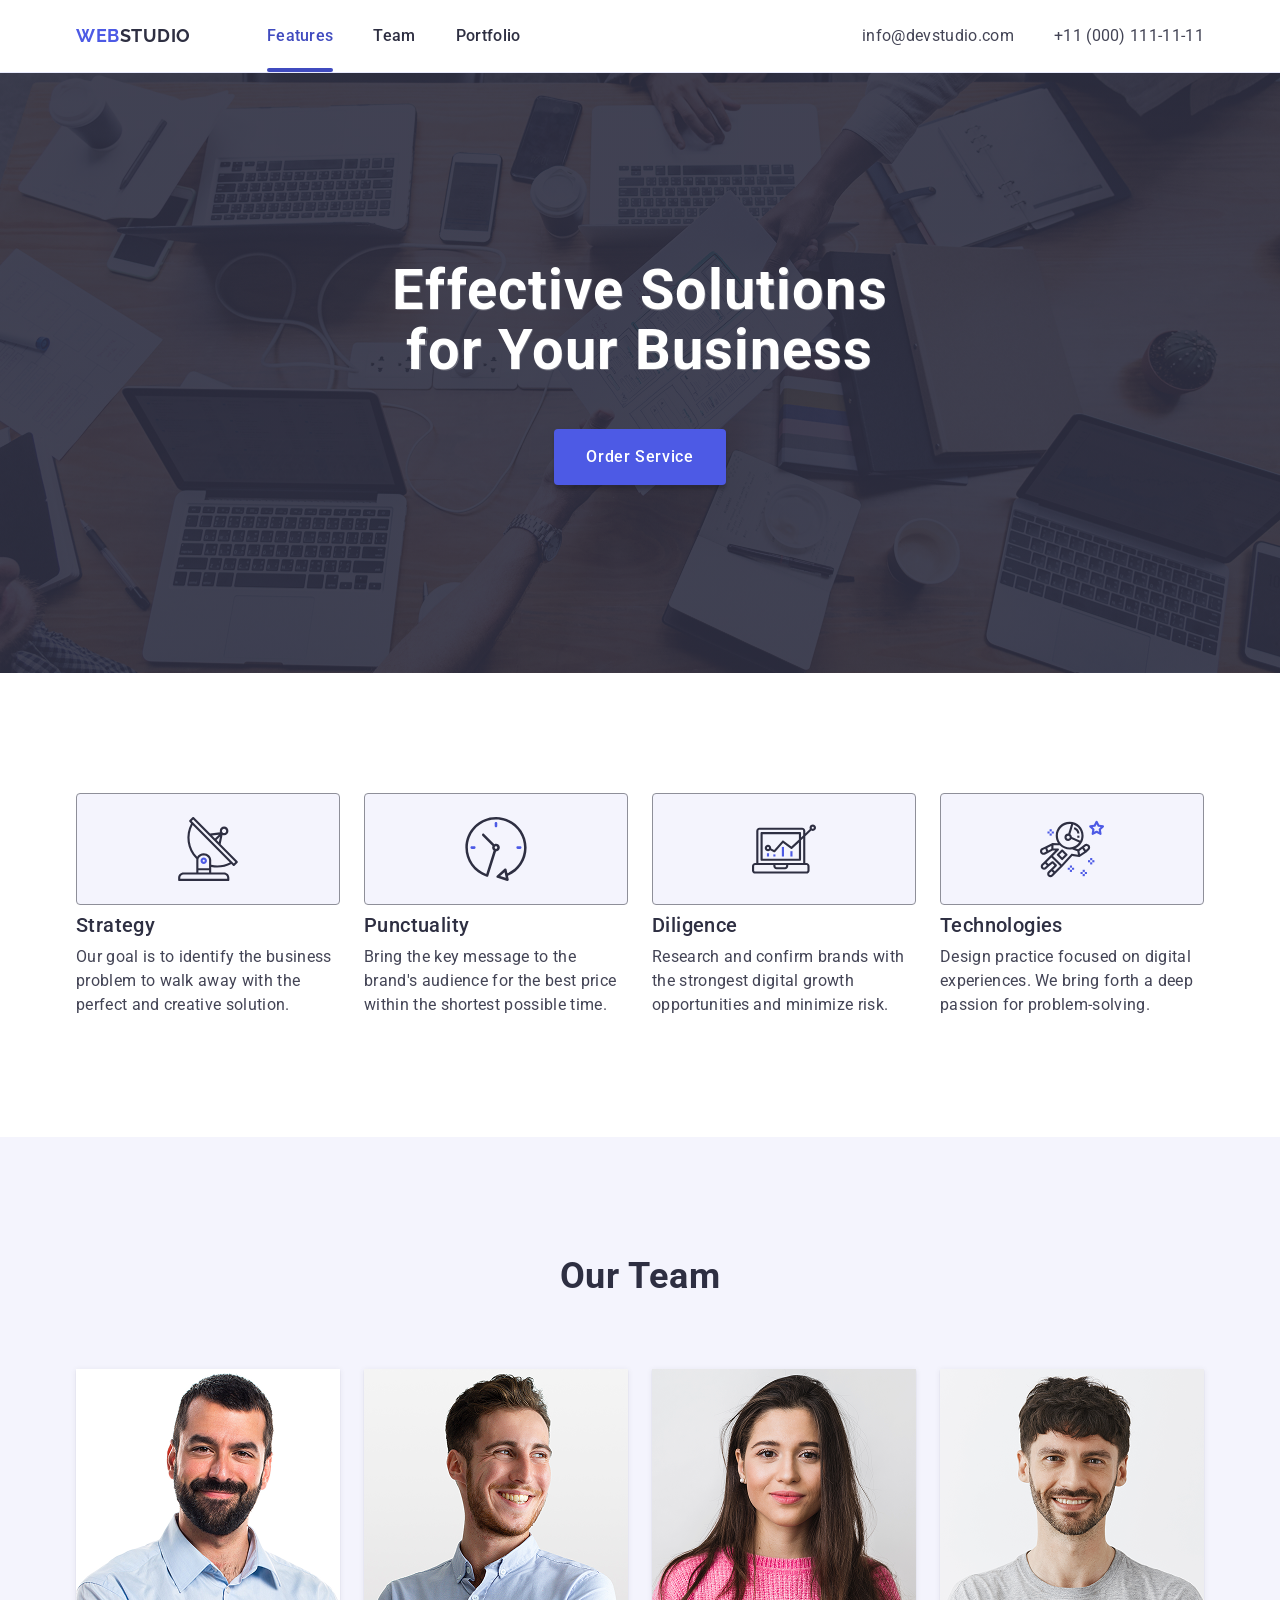
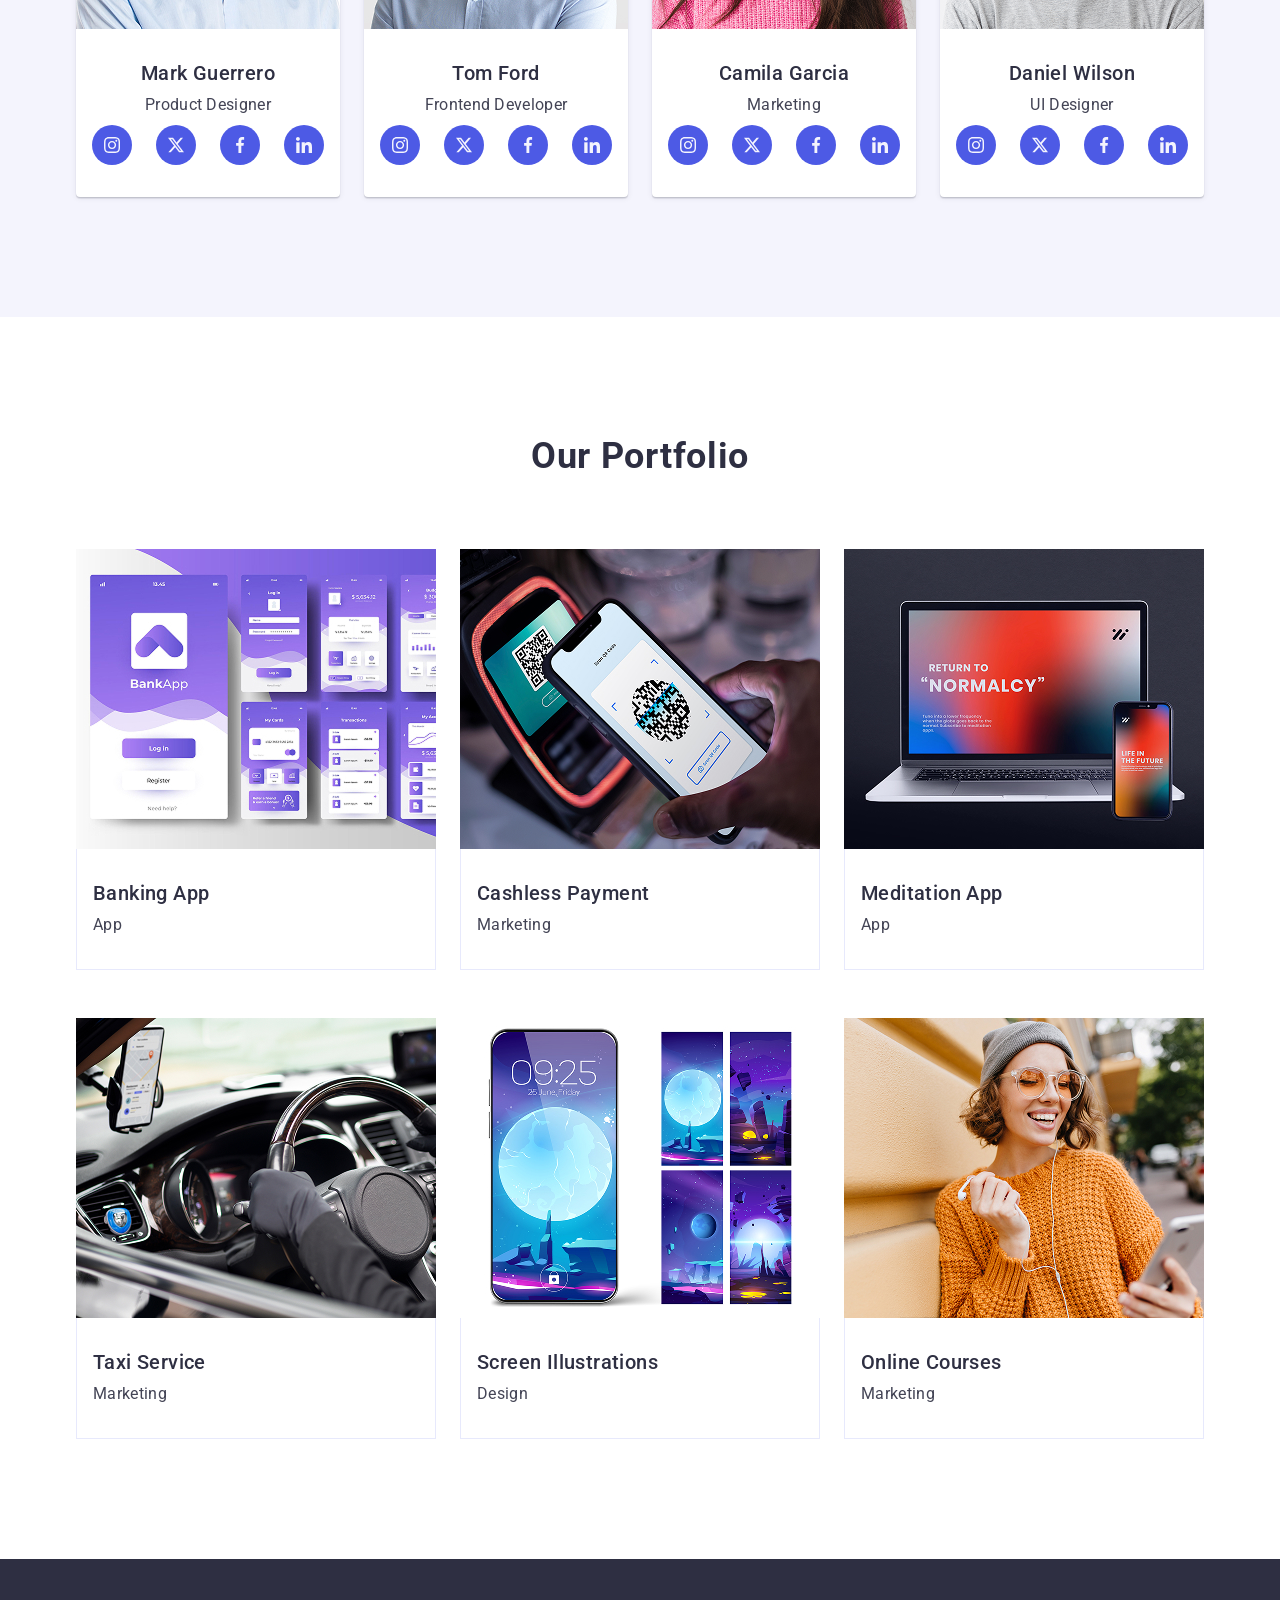
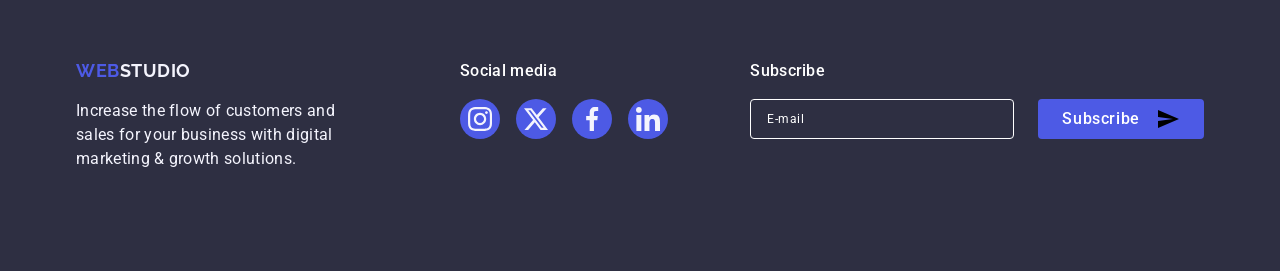
<file: index.html>
<!doctype html>
<html lang="en">
  <head>
    <meta charset="UTF-8" />
    <meta name="viewport" content="width=device-width, initial-scale=1.0" />
    <title>WebStudio</title>
    <link
      rel="stylesheet"
      href="https://cdnjs.cloudflare.com/ajax/libs/modern-normalize/3.0.1/modern-normalize.css"
      integrity="sha512-gnAN+RgTMylunXI7AMg+PtcUGpKZFkZJoFIkAWvdPFRrFJz3p2tx4+9xbjILRfN7CzoViMgS8vSf06fSQzWZjA=="
      crossorigin="anonymous"
      referrerpolicy="no-referrer"
    />
    <link rel="preconnect" href="https://fonts.googleapis.com" />
    <link rel="preconnect" href="https://fonts.gstatic.com" crossorigin />
    <link
      href="https://fonts.googleapis.com/css2?family=Raleway:ital,wght@0,100..900;1,100..900&family=Roboto:ital,wght@0,100..900;1,100..900&display=swap"
      rel="stylesheet"
    />
    <link rel="stylesheet" href="./css/main.css" />
  </head>
  <body>
    <header id="header" class="header">
      <div class="container header-container">
        <a class="logo" href="./index.html"
          >WEB<span class="logo-part">STUDIO</span></a
        >
        <nav class="header-nav">
          <ul class="header-menu">
            <li class="header-menu-item">
              <a class="header-nav-link current" href="#features">Features</a>
            </li>
            <li class="header-menu-item">
              <a class="header-nav-link" href="#team">Team</a>
            </li>
            <li class="header-menu-item">
              <a class="header-nav-link" href="#portfolio">Portfolio</a>
            </li>
          </ul>
        </nav>
        <address class="header-contacts">
          <ul class="header-contacts-list">
            <li class="header-contacts-item">
              <a class="header-contacts-link" href="mailto:info@devstudio.com"
                >info@devstudio.com</a
              >
            </li>
            <li class="header-contacts-item">
              <a class="header-contacts-link" href="tel:+110001111111"
                >+11 (000) 111-11-11</a
              >
            </li>
          </ul>
        </address>
      </div>
    </header>
    <main>
      <section id="hero" class="hero">
        <div class="container">
          <h1 class="hero-title">Effective Solutions for Your Business</h1>
          <button type="button" class="hero-button">Order Service</button>
        </div>
      </section>

      <section id="features" class="features">
        <div class="container">
          <h2 class="sr-only">Our features</h2>
          <ul class="features-list">
            <li class="features-item">
              <div class="features-icon-box">
                <svg
                  class="features-icon"
                  width="64"
                  height="64"
                  aria-hidden="true"
                >
                  <use href="./images/icons.svg#antena"></use>
                </svg>
              </div>
              <h3 class="features-item-title">Strategy</h3>
              <p class="features-item-text">
                Our goal is to identify the business problem to walk away with
                the perfect and creative solution.
              </p>
            </li>
            <li class="features-item">
              <div class="features-icon-box">
                <svg
                  class="features-icon"
                  width="64"
                  height="64"
                  aria-hidden="true"
                >
                  <use href="./images/icons.svg#clock"></use>
                </svg>
              </div>
              <h3 class="features-item-title">Punctuality</h3>
              <p class="features-item-text">
                Bring the key message to the brand's audience for the best price
                within the shortest possible time.
              </p>
            </li>
            <li class="features-item">
              <div class="features-icon-box">
                <svg
                  class="features-icon"
                  width="64"
                  height="64"
                  aria-hidden="true"
                >
                  <use href="./images/icons.svg#diagram"></use>
                </svg>
              </div>
              <h3 class="features-item-title">Diligence</h3>
              <p class="features-item-text">
                Research and confirm brands with the strongest digital growth
                opportunities and minimize risk.
              </p>
            </li>
            <li class="features-item">
              <div class="features-icon-box">
                <svg
                  class="features-icon"
                  width="64"
                  height="64"
                  aria-hidden="true"
                >
                  <use href="./images/icons.svg#astronaut"></use>
                </svg>
              </div>
              <h3 class="features-item-title">Technologies</h3>
              <p class="features-item-text">
                Design practice focused on digital experiences. We bring forth a
                deep passion for problem-solving.
              </p>
            </li>
          </ul>
        </div>
      </section>

      <section id="team" class="team">
        <div class="container">
          <h2 class="team-title">Our Team</h2>
          <ul class="team-list">
            <li class="team-item">
              <img src="./images/team-1.png" alt="Mark Guerrero" />
              <div class="team-card-content">
                <h3 class="team-subtitle">Mark Guerrero</h3>
                <p class="team-text">Product Designer</p>
                <ul class="social-list team-social-list">
                  <li class="social-item">
                    <a
                      class="social-link team-social-link"
                      href="https://www.instagram.com/"
                      target="_blank"
                      rel="noopener noreferrer"
                      aria-label="Instagram"
                    >
                      <svg
                        class="social-icon"
                        width="16"
                        height="16"
                        aria-hidden="true"
                      >
                        <use href="./images/icons.svg#instagram"></use>
                      </svg>
                    </a>
                  </li>
                  <li class="social-item">
                    <a
                      class="social-link team-social-link"
                      href="https://twitter.com/"
                      target="_blank"
                      rel="noopener noreferrer"
                      aria-label="Twitter"
                    >
                      <svg
                        class="social-icon"
                        width="16"
                        height="16"
                        aria-hidden="true"
                      >
                        <use href="./images/icons.svg#twitter"></use>
                      </svg>
                    </a>
                  </li>
                  <li class="social-item">
                    <a
                      class="social-link team-social-link"
                      href="https://www.facebook.com/"
                      target="_blank"
                      rel="noopener noreferrer"
                      aria-label="Facebook"
                    >
                      <svg
                        class="social-icon"
                        width="16"
                        height="16"
                        aria-hidden="true"
                      >
                        <use href="./images/icons.svg#facebook"></use>
                      </svg>
                    </a>
                  </li>
                  <li class="social-item">
                    <a
                      class="social-link team-social-link"
                      href="https://www.linkedin.com/"
                      target="_blank"
                      rel="noopener noreferrer"
                      aria-label="LinkedIn"
                    >
                      <svg
                        class="social-icon"
                        width="16"
                        height="16"
                        aria-hidden="true"
                      >
                        <use href="./images/icons.svg#linkedin"></use>
                      </svg>
                    </a>
                  </li>
                </ul>
              </div>
            </li>
            <li class="team-item">
              <img src="./images/team-2.png" alt="Tom Ford" />
              <div class="team-card-content">
                <h3 class="team-subtitle">Tom Ford</h3>
                <p class="team-text">Frontend Developer</p>
                <ul class="social-list team-social-list">
                  <li class="social-item">
                    <a
                      class="social-link team-social-link"
                      href="https://www.instagram.com/"
                      target="_blank"
                      rel="noopener noreferrer"
                      aria-label="Instagram"
                    >
                      <svg
                        class="social-icon"
                        width="16"
                        height="16"
                        aria-hidden="true"
                      >
                        <use href="./images/icons.svg#instagram"></use>
                      </svg>
                    </a>
                  </li>
                  <li class="social-item">
                    <a
                      class="social-link team-social-link"
                      href="https://twitter.com/"
                      target="_blank"
                      rel="noopener noreferrer"
                      aria-label="Twitter"
                    >
                      <svg
                        class="social-icon"
                        width="16"
                        height="16"
                        aria-hidden="true"
                      >
                        <use href="./images/icons.svg#twitter"></use>
                      </svg>
                    </a>
                  </li>
                  <li class="social-item">
                    <a
                      class="social-link team-social-link"
                      href="https://www.facebook.com/"
                      target="_blank"
                      rel="noopener noreferrer"
                      aria-label="Facebook"
                    >
                      <svg
                        class="social-icon"
                        width="16"
                        height="16"
                        aria-hidden="true"
                      >
                        <use href="./images/icons.svg#facebook"></use>
                      </svg>
                    </a>
                  </li>
                  <li class="social-item">
                    <a
                      class="social-link team-social-link"
                      href="https://www.linkedin.com/"
                      target="_blank"
                      rel="noopener noreferrer"
                      aria-label="LinkedIn"
                    >
                      <svg
                        class="social-icon"
                        width="16"
                        height="16"
                        aria-hidden="true"
                      >
                        <use href="./images/icons.svg#linkedin"></use>
                      </svg>
                    </a>
                  </li>
                </ul>
              </div>
            </li>
            <li class="team-item">
              <img src="./images/team-3.png" alt="Camila Garcia" />
              <div class="team-card-content">
                <h3 class="team-subtitle">Camila Garcia</h3>
                <p class="team-text">Marketing</p>
                <ul class="social-list team-social-list">
                  <li class="social-item">
                    <a
                      class="social-link team-social-link"
                      href="https://www.instagram.com/"
                      target="_blank"
                      rel="noopener noreferrer"
                      aria-label="Instagram"
                    >
                      <svg
                        class="social-icon"
                        width="16"
                        height="16"
                        aria-hidden="true"
                      >
                        <use href="./images/icons.svg#instagram"></use>
                      </svg>
                    </a>
                  </li>
                  <li class="social-item">
                    <a
                      class="social-link team-social-link"
                      href="https://twitter.com/"
                      target="_blank"
                      rel="noopener noreferrer"
                      aria-label="Twitter"
                    >
                      <svg
                        class="social-icon"
                        width="16"
                        height="16"
                        aria-hidden="true"
                      >
                        <use href="./images/icons.svg#twitter"></use>
                      </svg>
                    </a>
                  </li>
                  <li class="social-item">
                    <a
                      class="social-link team-social-link"
                      href="https://www.facebook.com/"
                      target="_blank"
                      rel="noopener noreferrer"
                      aria-label="Facebook"
                    >
                      <svg
                        class="social-icon"
                        width="16"
                        height="16"
                        aria-hidden="true"
                      >
                        <use href="./images/icons.svg#facebook"></use>
                      </svg>
                    </a>
                  </li>
                  <li class="social-item">
                    <a
                      class="social-link team-social-link"
                      href="https://www.linkedin.com/"
                      target="_blank"
                      rel="noopener noreferrer"
                      aria-label="LinkedIn"
                    >
                      <svg
                        class="social-icon"
                        width="16"
                        height="16"
                        aria-hidden="true"
                      >
                        <use href="./images/icons.svg#linkedin"></use>
                      </svg>
                    </a>
                  </li>
                </ul>
              </div>
            </li>
            <li class="team-item">
              <img src="./images/team-4.png" alt="Daniel Wilson" />
              <div class="team-card-content">
                <h3 class="team-subtitle">Daniel Wilson</h3>
                <p class="team-text">UI Designer</p>
                <ul class="social-list team-social-list">
                  <li class="social-item">
                    <a
                      class="social-link team-social-link"
                      href="https://www.instagram.com/"
                      target="_blank"
                      rel="noopener noreferrer"
                      aria-label="Instagram"
                    >
                      <svg
                        class="social-icon"
                        width="16"
                        height="16"
                        aria-hidden="true"
                      >
                        <use href="./images/icons.svg#instagram"></use>
                      </svg>
                    </a>
                  </li>
                  <li class="social-item">
                    <a
                      class="social-link team-social-link"
                      href="https://twitter.com/"
                      target="_blank"
                      rel="noopener noreferrer"
                      aria-label="Twitter"
                    >
                      <svg
                        class="social-icon"
                        width="16"
                        height="16"
                        aria-hidden="true"
                      >
                        <use href="./images/icons.svg#twitter"></use>
                      </svg>
                    </a>
                  </li>
                  <li class="social-item">
                    <a
                      class="social-link team-social-link"
                      href="https://www.facebook.com/"
                      target="_blank"
                      rel="noopener noreferrer"
                      aria-label="Facebook"
                    >
                      <svg
                        class="social-icon"
                        width="16"
                        height="16"
                        aria-hidden="true"
                      >
                        <use href="./images/icons.svg#facebook"></use>
                      </svg>
                    </a>
                  </li>
                  <li class="social-item">
                    <a
                      class="social-link team-social-link"
                      href="https://www.linkedin.com/"
                      target="_blank"
                      rel="noopener noreferrer"
                      aria-label="LinkedIn"
                    >
                      <svg
                        class="social-icon"
                        width="16"
                        height="16"
                        aria-hidden="true"
                      >
                        <use href="./images/icons.svg#linkedin"></use>
                      </svg>
                    </a>
                  </li>
                </ul>
              </div>
            </li>
          </ul>
        </div>
      </section>

      <section id="portfolio" class="portfolio">
        <div class="container">
          <h2 class="portfolio-title">Our Portfolio</h2>
          <ul class="portfolio-list">
            <li class="portfolio-item">
              <div class="portfolio-cover-wrap">
                <img
                  class="portfolio-img"
                  src="./images/img-1.jpg"
                  alt="Banking App"
                  width="360"
                />
                <div class="portfolio-overlay">
                  <p class="portfolio-overlay-text">
                    14 Stylish and User-Friendly App Design Concepts · Task
                    Manager App · Calorie Tracker App · Exotic Fruit Ecommerce
                    App · Cloud Storage App
                  </p>
                </div>
              </div>
              <div class="portfolio-card-content">
                <h3 class="portfolio-subtitle">Banking App</h3>
                <p class="portfolio-cover-text">App</p>
              </div>
            </li>

            <li class="portfolio-item">
              <div class="portfolio-cover-wrap">
                <img
                  class="portfolio-img"
                  src="./images/img-2.jpg"
                  alt="Cashless Payment"
                  width="360"
                />
                <div class="portfolio-overlay">
                  <p class="portfolio-overlay-text">
                    14 Stylish and User-Friendly App Design Concepts · Task
                    Manager App · Calorie Tracker App · Exotic Fruit Ecommerce
                    App · Cloud Storage App
                  </p>
                </div>
              </div>
              <div class="portfolio-card-content">
                <h3 class="portfolio-subtitle">Cashless Payment</h3>
                <p class="portfolio-cover-text">Marketing</p>
              </div>
            </li>

            <li class="portfolio-item">
              <div class="portfolio-cover-wrap">
                <img
                  class="portfolio-img"
                  src="./images/img-3.jpg"
                  alt="Meditation App"
                  width="360"
                />
                <div class="portfolio-overlay">
                  <p class="portfolio-overlay-text">
                    14 Stylish and User-Friendly App Design Concepts · Task
                    Manager App · Calorie Tracker App · Exotic Fruit Ecommerce
                    App · Cloud Storage App
                  </p>
                </div>
              </div>
              <div class="portfolio-card-content">
                <h3 class="portfolio-subtitle">Meditation App</h3>
                <p class="portfolio-cover-text">App</p>
              </div>
            </li>

            <li class="portfolio-item">
              <div class="portfolio-cover-wrap">
                <img
                  class="portfolio-img"
                  src="./images/img-4.jpg"
                  alt="Taxi Service"
                  width="360"
                />
                <div class="portfolio-overlay">
                  <p class="portfolio-overlay-text">
                    14 Stylish and User-Friendly App Design Concepts · Task
                    Manager App · Calorie Tracker App · Exotic Fruit Ecommerce
                    App · Cloud Storage App
                  </p>
                </div>
              </div>
              <div class="portfolio-card-content">
                <h3 class="portfolio-subtitle">Taxi Service</h3>
                <p class="portfolio-cover-text">Marketing</p>
              </div>
            </li>

            <li class="portfolio-item">
              <div class="portfolio-cover-wrap">
                <img
                  class="portfolio-img"
                  src="./images/img-5.jpg"
                  alt="Screen Illustrations"
                  width="360"
                />
                <div class="portfolio-overlay">
                  <p class="portfolio-overlay-text">
                    14 Stylish and User-Friendly App Design Concepts · Task
                    Manager App · Calorie Tracker App · Exotic Fruit Ecommerce
                    App · Cloud Storage App
                  </p>
                </div>
              </div>
              <div class="portfolio-card-content">
                <h3 class="portfolio-subtitle">Screen Illustrations</h3>
                <p class="portfolio-cover-text">Design</p>
              </div>
            </li>

            <li class="portfolio-item">
              <div class="portfolio-cover-wrap">
                <img
                  class="portfolio-img"
                  src="./images/img-6.jpg"
                  alt="Online Courses"
                  width="360"
                />
                <div class="portfolio-overlay">
                  <p class="portfolio-overlay-text">
                    14 Stylish and User-Friendly App Design Concepts · Task
                    Manager App · Calorie Tracker App · Exotic Fruit Ecommerce
                    App · Cloud Storage App
                  </p>
                </div>
              </div>
              <div class="portfolio-card-content">
                <h3 class="portfolio-subtitle">Online Courses</h3>
                <p class="portfolio-cover-text">Marketing</p>
              </div>
            </li>
          </ul>
        </div>
      </section>
    </main>

    <footer id="footer" class="footer">
      <div class="container footer-container">
        <div class="footer-logo-container">
          <a class="footer-logo" href="./index.html">
            Web<span class="footer-logo-part">Studio</span>
          </a>
          <p class="footer-text">
            Increase the flow of customers and sales for your business with
            digital marketing & growth solutions.
          </p>
        </div>

        <div class="footer-social">
          <p class="footer-social-title">Social media</p>
          <ul class="social-list footer-social-list">
            <li class="social-item">
              <a
                class="social-link footer-social-link"
                href="https://www.instagram.com/"
                target="_blank"
                rel="noopener noreferrer"
                aria-label="Instagram"
              >
                <svg class="social-icon" width="24" height="24">
                  <use href="./images/icons.svg#instagram"></use>
                </svg>
              </a>
            </li>
            <li class="social-item">
              <a
                class="social-link footer-social-link"
                href="https://twitter.com/"
                target="_blank"
                rel="noopener noreferrer"
                aria-label="Twitter"
              >
                <svg class="social-icon" width="24" height="24">
                  <use href="./images/icons.svg#twitter"></use>
                </svg>
              </a>
            </li>
            <li class="social-item">
              <a
                class="social-link footer-social-link"
                href="https://www.facebook.com/"
                target="_blank"
                rel="noopener noreferrer"
                aria-label="Facebook"
              >
                <svg class="social-icon" width="24" height="24">
                  <use href="./images/icons.svg#facebook"></use>
                </svg>
              </a>
            </li>
            <li class="social-item">
              <a
                class="social-link footer-social-link"
                href="https://www.linkedin.com/"
                target="_blank"
                rel="noopener noreferrer"
                aria-label="LinkedIn"
              >
                <svg class="social-icon" width="24" height="24">
                  <use href="./images/icons.svg#linkedin"></use>
                </svg>
              </a>
            </li>
          </ul>
        </div>

        <div class="footer-subscribe">
          <p class="footer-subscribe-text">Subscribe</p>

          <form class="footer-subscribe-form">
            <label class="footer-subscribe-label" for="user-email-footer">
              <input
                class="footer-subscribe-input"
                type="email"
                name="user-email"
                id="user-email-footer"
                placeholder="E-mail"
              />
            </label>

            <button class="footer-subscribe-button" type="submit">
              Subscribe
              <svg width="24" height="24">
                <use href="./images/icons.svg#send"></use>
              </svg>
            </button>
          </form>
        </div>
      </div>
    </footer>

    <div id="modal" class="backdrop">
      <div class="modal">
        <button class="modal-close" type="button">
          <svg width="8" height="8">
            <use href="./images/icons.svg#close"></use>
          </svg>
        </button>

        <p class="modal-title">Leave your contacts and we will call you back</p>

        <form class="modal-form">
          <div class="modal-field">
            <label class="modal-label" for="user-name">Name</label>
            <div class="input-wrapper">
              <input
                class="modal-input"
                type="text"
                name="user-name"
                id="user-name"
              />
              <svg class="input-icon" width="18" height="24">
                <use href="./images/icons.svg#person"></use>
              </svg>
            </div>
          </div>

          <div class="modal-field modal-field-comment">
            <label class="modal-label" for="user-phone">Phone</label>
            <div class="input-wrapper">
              <input
                class="modal-input"
                type="tel"
                name="user-phone"
                id="user-phone"
              />
              <svg class="input-icon" width="18" height="24">
                <use href="./images/icons.svg#phone"></use>
              </svg>
            </div>
          </div>

          <div class="modal-field">
            <label class="modal-label" for="user-email">Email</label>
            <div class="input-wrapper">
              <input
                class="modal-input"
                type="email"
                name="user-email"
                id="user-email"
              />
              <svg class="input-icon" width="18" height="24">
                <use href="./images/icons.svg#email"></use>
              </svg>
            </div>
          </div>

          <div class="modal-field">
            <label class="modal-label" for="user-comment"> Comment </label>
            <textarea
              class="modal-textarea"
              name="user-comment"
              id="user-comment"
              placeholder="Text input"
            ></textarea>
          </div>

          <div class="modal-checkbox-wrapper">
            <input
              class="modal-checkbox visually-hidden"
              type="checkbox"
              name="user-privacy"
              id="user-privacy"
              value="true"
            />

            <label class="modal-checkbox-label" for="user-privacy">
              <span class="modal-checkbox-custom">
                <svg class="modal-checkbox-icon" width="10" height="8">
                  <use href="./images/icons.svg#check"></use>
                </svg>
              </span>

              <span>
                I accept the terms and conditions of the
                <a href="#">Privacy Policy</a>
              </span>
            </label>
          </div>

          <button class="modal-submit" type="submit">Send</button>
        </form>
      </div>
    </div>
  </body>
</html>
</file>
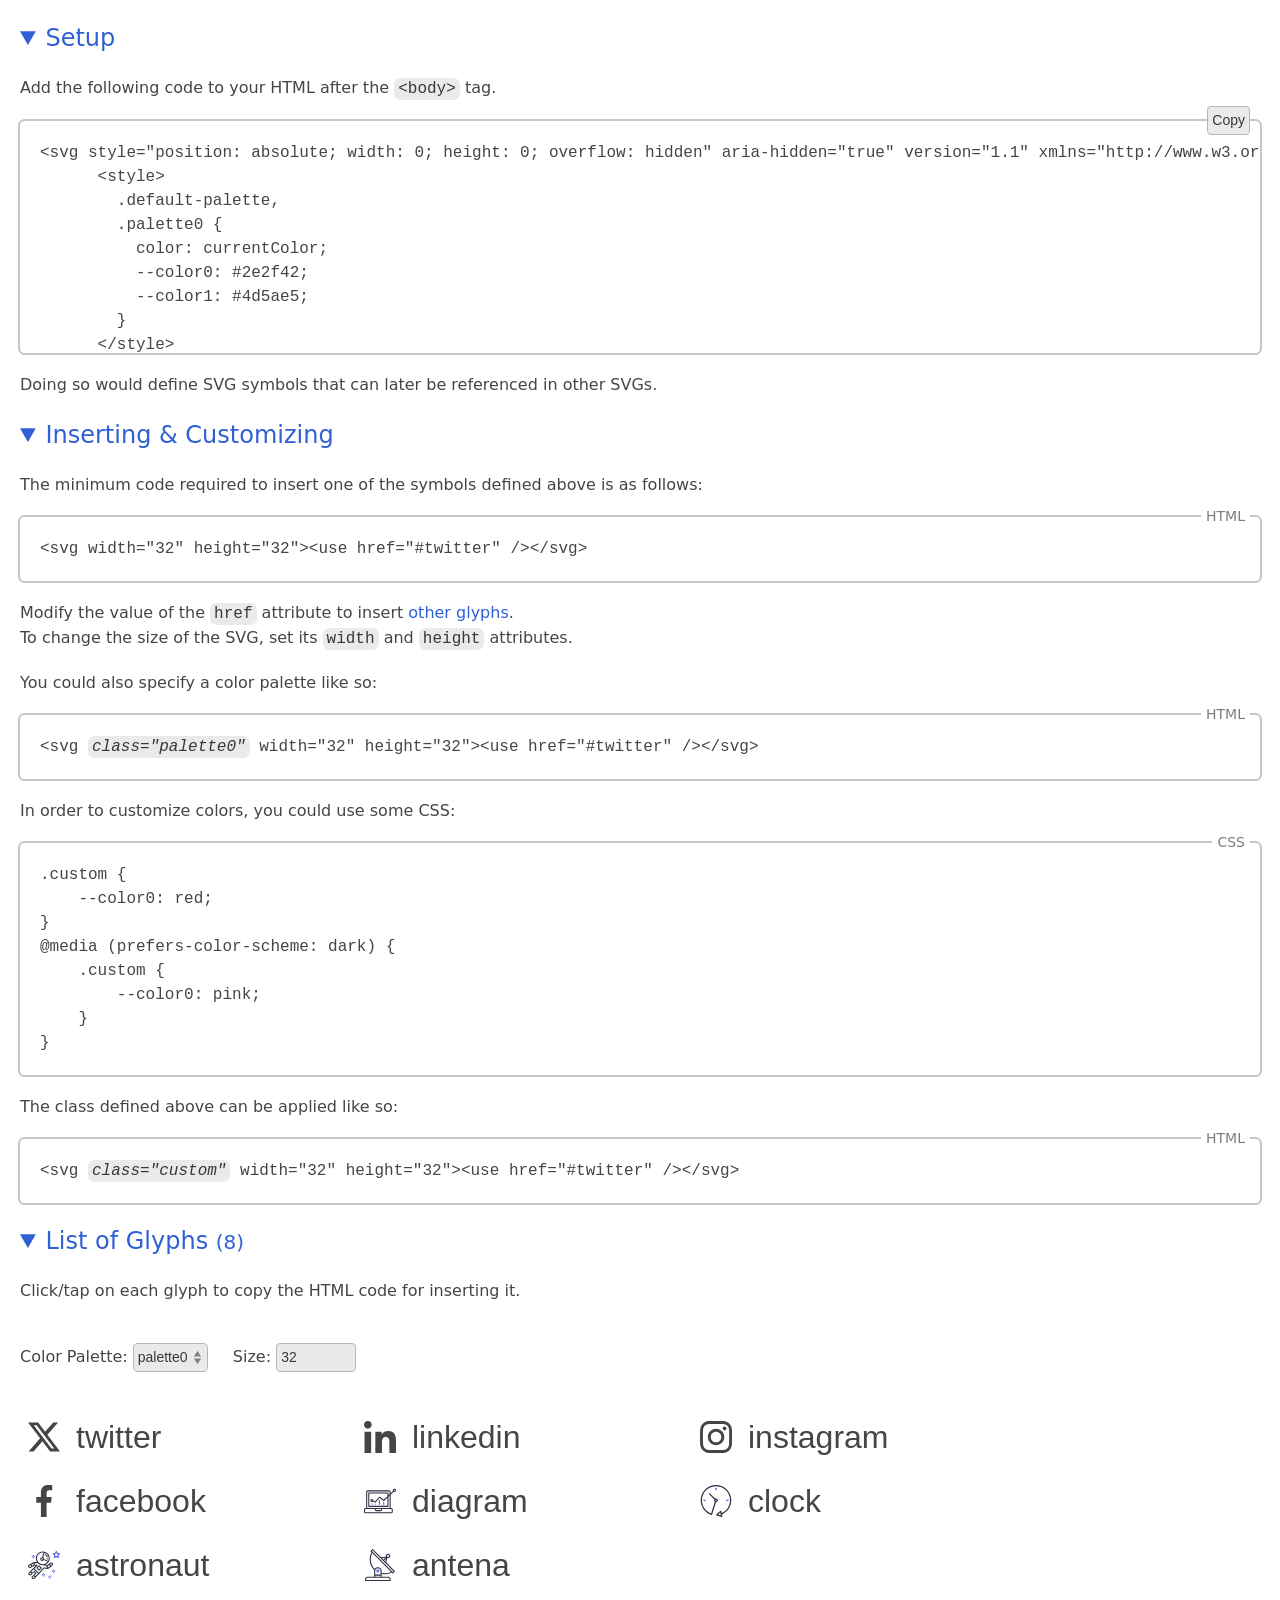
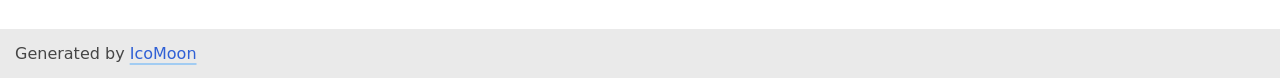
<file: images/demo.html>
<!doctype html>
<html lang="en">
  <head>
    <title>SVG symbol defs | Demo &amp; Reference</title>
    <meta charset="utf-8" />
    <meta name="viewport" content="width=device-width, initial-scale=1" />
    <meta name="description" content="" />
    <!-- The following CSS is not required for using generated glyphs. -->
    <style>
      ::selection {
        color: var(--off7);
        background: var(--blue2);
      }
      a {
        color: var(--blue0);
        text-decoration: none;
      }
      a:active {
        color: var(--off7);
      }
      @media (hover) {
        a:hover {
          color: var(--off7);
        }
      }
      .decoratedLinks a {
        text-decoration: underline;
        text-decoration-thickness: 2px;
        text-decoration-skip-ink: none;
        text-decoration-color: var(--color, var(--blue2));
        text-underline-offset: 4px;
        transition:
          text-decoration 0.3s,
          text-decoration-color 0.5s,
          text-underline-offset 0.3s,
          color 0.2s;
      }
      .decoratedLinks a:hover {
        --color: var(--off5);
        text-underline-offset: 6px;
      }
      .decoratedLinks ._noLine,
      .undecoratedLinks a {
        text-decoration: none;
      }
      .decoratedLinks a:focus-visible {
        text-decoration: none;
      }
      @keyframes focusRingAnimation {
        0% {
          outline-width: 4px;
        }
      }
      :root,
      :root.light {
        color-scheme: light;
        background: var(--on2);
        color: var(--fg);
        font-family:
          ui-sans-serif,
          system-ui,
          -apple-system,
          sans-serif;
        font-size: 16px;
        line-height: 1.5;
        --bg: #eaeaea;
        --fg: #454545;
        --red-rgb: 215, 0, 21;
        --red: rgb(var(--red-rgb));
        --orange: rgb(242, 141, 0);
        --green: #00a100;
        --focus: rgba(0, 195, 255, 0.8);
        --blue0: #3060d5;
        --blue2: #a2ccf2;
        --on2: #fff;
        --off4: rgba(0, 0, 0, 0.2254);
        --off5: rgba(0, 0, 0, 0.5127);
        --off6: rgba(0, 0, 0, 0.7659);
        --off7: #000;
      }
      @media (prefers-color-scheme: dark) {
        :root {
          color-scheme: dark;
          --bg: #242424;
          --fg: #bababa;
          --red-rgb: 255, 105, 97;
          --red: rgb(var(--red-rgb));
          --orange: rgb(255, 159, 10);
          --green: #5eba6e;
          --focus: rgba(0, 137, 179, 0.8);
          --blue0: #8abbef;
          --blue2: #3e6486;
          --on2: #000;
          --off4: rgba(255, 255, 255, 0.1649);
          --off5: rgba(255, 255, 255, 0.4257);
          --off6: rgba(255, 255, 255, 0.8142);
          --off7: #fff;
        }
      }
      :root.dark {
        color-scheme: dark;
        --bg: #242424;
        --fg: #bababa;
        --red-rgb: 255, 105, 97;
        --red: rgb(var(--red-rgb));
        --orange: rgb(255, 159, 10);
        --green: #5eba6e;
        --focus: rgba(0, 137, 179, 0.8);
        --blue0: #8abbef;
        --blue2: #3e6486;
        --on2: #000;
        --off4: rgba(255, 255, 255, 0.1649);
        --off5: rgba(255, 255, 255, 0.4257);
        --off6: rgba(255, 255, 255, 0.8142);
        --off7: #fff;
      }
      .mvn {
        margin-bottom: 0;
        margin-top: 0;
      }
      .rltv {
        position: relative;
      }
      .monospace,
      code,
      pre {
        font-family:
          ui-monospace,
          SFMono-Regular,
          SF Mono,
          Menlo,
          Consolas,
          Liberation Mono,
          monospace;
      }
      body {
        margin: 0;
        min-height: calc(100vh - 20px);
        padding-top: 20px;
      }
      details,
      section {
        padding: 0 20px;
      }
      details {
        margin-bottom: 20px;
      }
      details[open] {
        margin-bottom: 0;
      }
      summary {
        color: var(--blue0);
        cursor: default;
        font-size: 1.5em;
        width: fit-content;
      }
      summary:hover,
      summary:active {
        color: var(--off7);
      }
      h1,
      summary {
        font-weight: 500;
      }
      h1,
      strong,
      code,
      em {
        color: var(--off6);
      }
      code,
      em {
        background: var(--bg);
        box-shadow: 0 0 0 2px var(--bg);
        margin: 0 2px;
        padding: 0 2px;
      }
      footer {
        background: var(--bg);
        line-height: 19px;
        margin-top: 20px;
        padding: 15px;
        position: sticky;
        top: 100%;
      }
      p {
        max-width: 76ch;
      }
      p,
      pre {
        margin-bottom: 20px;
        margin-top: 20px;
      }
      ul {
        list-style-position: inside;
        margin: 20px 0;
        padding: 20px;
      }
      .br0,
      a,
      button,
      code,
      em,
      input,
      pre,
      select,
      summary,
      textarea,
      ul {
        border-radius: 4.5px;
      }
      input,
      select,
      .copy {
        box-shadow: inset 0 0 0 1px var(--off4);
        background-color: var(--bg);
        border: 0;
        color: var(--off6);
        font-size: 14px;
        line-height: 19px;
        margin: 0;
        padding: 5px;
      }
      input:hover,
      input:active,
      select:hover,
      select:active,
      .copy:hover,
      .copy:active {
        color: var(--off7);
        box-shadow: inset 0 0 0 1px var(--off5);
      }
      input:focus,
      select:focus,
      .copy:focus {
        box-shadow: none;
      }
      select {
        appearance: none;
        background-image: url([data-uri]);
        background-position: right center;
        background-repeat: no-repeat;
        background-size: 1.5em 50%;
        padding-right: 20px;
      }
      label {
        display: inline-block;
        margin: 20px 20px 0 0;
      }
      :focus-visible {
        outline: 3px solid;
        outline-color: var(--focus);
        box-shadow: none;
      }
      :focus-visible:not(:invalid) {
        animation: focusRingAnimation 0.2s;
      }
      pre {
        box-shadow: 0 0 0 2px var(--off4);
        overflow: scroll;
        padding: 20px;
        position: relative;
      }
      textarea {
        background: none;
        border: 0;
        box-shadow: 0 0 0 2px var(--off4);
        color: var(--fg);
        display: block;
        font-size: 1rem;
        margin: 10px 0;
        min-height: 1.5em;
        padding: 5px;
        resize: vertical;
        width: calc(100% - 10px);
      }
      [data-lang] {
        position: relative;
      }
      [data-lang]:after {
        background: var(--on2);
        border-radius: 4.5px;
        color: var(--off5);
        content: attr(data-lang);
        font-size: 14px;
        line-height: 1;
        padding: 2px 5px;
        position: absolute;
        right: 10px;
        top: -0.7em;
      }
      .copy {
        position: absolute;
        right: 10px;
        top: -15px;
      }
      .copy:disabled {
        background: var(--on2);
        box-shadow: inset 0 0 0 1px var(--green);
        color: var(--green);
        font-weight: 600;
      }
      ._demo_glyphs {
        background: var(--background, transparent);
        display: flex;
        flex-wrap: wrap;
        margin: 20px -20px 0;
        padding: 5px 20px 20px;
      }

      ._demo_glyph {
        background: none;
        border: none;
        color: var(--color);
        font-family: sans-serif !important;
        font-size: var(--glyph-size);
        line-height: 1;
        margin: 1rem 1rem 0 0;
        overflow: hidden;
        padding: 0.5rem;
        padding: max(0.5rem, 0.15625em);
        text-align: left;
        text-overflow: ellipsis;
        white-space: nowrap;
        width: 10em;
        width: max(10em, 15rem);
      }
      ._demo_glyph span {
        pointer-events: none;
      }
      .glyphTitle {
        overflow: hidden;
        text-overflow: ellipsis;
        line-height: 1.25;
      }
      button._demo_glyph:hover {
        box-shadow: 0 0 0 2px var(--color, var(--off4));
      }
      button._demo_glyph:active {
        box-shadow: 0 0 0 2px var(--color, var(--fg));
      }
      button._demo_glyph._demo_copied {
        box-shadow: 0 0 0 2px var(--green);
      }
      ._demo_copied {
        position: relative;
      }
      ._demo_copied::before {
        content: "";
      }
      ._demo_copied::after {
        align-items: center;
        background: linear-gradient(
          to left,
          var(--background, var(--on2)) 8ch,
          transparent
        );
        color: var(--color, var(--green));
        content: "✓ Copied";
        display: flex;
        font-family:
          ui-sans-serif,
          system-ui,
          -apple-system,
          sans-serif !important;
        font-size: max(1rem, 0.5em);
        height: 100%;
        justify-content: right;
        line-height: 1;
        padding-right: 0.5em;
        position: absolute;
        right: 0;
        top: 0;
        width: 50%;
      }
      #_demo_defs-wrapper {
        position: relative;
      }
      #_demo_setup {
        max-height: 8lh;
      }
      #_demo_size {
        width: 5em;
      }
      ._demo_glyph svg {
        vertical-align: top;
        flex-shrink: 0;
        margin-right: 1rem;
        pointer-events: none;
      }
      body {
        --glyph-size: 32px;
      }
    </style>
  </head>
  <body>
    <svg
      style="position: absolute; width: 0; height: 0; overflow: hidden"
      aria-hidden="true"
      version="1.1"
      xmlns="http://www.w3.org/2000/svg"
      xmlns:xlink="http://www.w3.org/1999/xlink"
    >
      <style>
        .default-palette,
        .palette0 {
          color: currentColor;
          --color0: #2e2f42;
          --color1: #4d5ae5;
        }
      </style>
      <defs>
        <symbol id="twitter" viewBox="0 0 16 16" fill="none">
          <path
            fill="currentColor"
            d="M12.6 0.75h2.454l-5.36 6.142L16 15.25h-4.937l-3.867-5.07-4.425 5.07H0.316l5.733-6.57L0 0.75h5.063l3.495 4.633zM11.74 13.778h1.36L4.323 2.145H2.865z"
          />
          <defs>
            <clipPath id="clip0_1090495_2">
              <rect fill="#fff" width="16" height="16" />
            </clipPath>
          </defs>
        </symbol>
        <symbol id="linkedin" viewBox="0 0 16 16" fill="none">
          <g fill="currentColor" clip-path="url(#clip0_1090495_2)">
            <path
              d="M15.996 16l4e-3-6e-4v-5.868c0-2.8707-0.618-5.082-3.974-5.082-1.6133 0-2.696 0.8853-3.138 1.7246l-0.0466 0 0-1.4566-3.182 0 0 10.682h3.3133V10.71c0-1.3926 0.264-2.7393 1.9887-2.7393 1.6993 0 1.7246 1.5893 1.7246 2.8287V16z"
            />
            <path d="M0.264 5.318l3.3174 0 0 10.682H0.264z" />
            <path
              d="M1.9214 0C0.8607 0 0 0.8607 0 1.9213s0.8607 1.9394 1.9214 1.9394 1.9213-0.8787 1.9213-1.9394C3.842 0.8607 2.9814 0 1.9214 0z"
            />
          </g>
        </symbol>
        <symbol id="instagram" viewBox="0 0 16 16" fill="none">
          <g fill="currentColor" clip-path="url(#clip0_1090495_2)">
            <path
              d="M15.9843 4.704c-0.0375-0.8501-0.175-1.4346-0.3719-1.941-0.2032-0.5376-0.5157-1.0189-0.9252-1.419-0.4001-0.4063-0.8846-0.7221-1.4159-0.922-0.5094-0.197-1.0908-0.3345-1.941-0.3719C10.4738 94e-4 10.2019 0 8.0296 0 5.8573 0 5.5854 94e-4 4.7321 0.0469 3.882 0.0844 3.2975 0.222 2.7912 0.4188 2.2535 0.6219 1.7722 0.9345 1.3721 1.344 0.9658 1.7441 0.6501 2.2286 0.45 2.7599 0.2531 3.2694 0.1156 3.8507 0.0781 4.7009c-0.0406 0.8565-0.05 1.1284-0.05 3.3007 0 2.1723 94e-4 2.4442 0.0469 3.2975 0.0374 0.8501 0.175 1.4346 0.372 1.941 0.2031 0.5376 0.5188 1.0189 0.9251 1.419 0.4001 0.4063 0.8846 0.7221 1.4159 0.9221 0.5095 0.1969 1.0908 0.3344 1.9411 0.3719C5.5823 15.9907 5.8543 16 8.0266 16c2.1723 0 2.4442-93e-4 3.2975-0.0469 0.8501-0.0375 1.4346-0.175 1.9409-0.3719 1.0753-0.4158 1.9254-1.2659 2.3412-2.3411 0.1968-0.5095 0.3344-1.0909 0.3719-1.941 0.0375-0.8533 0.0469-1.1252 0.0469-3.2975 0-2.1723-32e-4-2.4442-0.0407-3.2976zM14.5435 11.2366c-0.0345 0.7814-0.1657 1.2033-0.2751 1.4846-0.2689 0.6971-0.8221 1.2503-1.5191 1.5191-0.2813 0.1094-0.7063 0.2407-1.4847 0.275-0.8439 0.0376-1.097 0.0469-3.2318 0.0469-2.1348 0-2.3911-93e-4-3.232-0.0469-0.7814-0.0343-1.2033-0.1656-1.4846-0.275-0.3469-0.1282-0.6626-0.3313-0.9189-0.597-0.2657-0.2595-0.4688-0.572-0.597-0.9189-0.1094-0.2813-0.2407-0.7064-0.275-1.4847-0.0376-0.8439-0.0469-1.0971-0.0469-3.2319 0-2.1348 93e-4-2.3911 0.0469-3.2318 0.0343-0.7814 0.1656-1.2034 0.275-1.4847 0.1282-0.347 0.3313-0.6626 0.6002-0.919 0.2593-0.2657 0.5719-0.4688 0.9189-0.5969C3.6007 1.666 4.0258 1.5347 4.804 1.5003 5.6479 1.4628 5.9012 1.4534 8.0359 1.4534c2.1379 0 2.391 94e-4 3.2319 0.0469 0.7814 0.0344 1.2034 0.1657 1.4847 0.2751 0.3468 0.1281 0.6626 0.3312 0.9189 0.5969 0.2656 0.2594 0.4688 0.572 0.597 0.919 0.1094 0.2813 0.2406 0.7063 0.2751 1.4847 0.0375 0.8439 0.0469 1.097 0.0469 3.2318 0 2.1348-94e-4 2.3849-0.0469 3.2288z"
            />
            <path
              d="M8.0297 3.8914c-2.2692 0-4.1102 1.8409-4.1102 4.1101 0 2.2693 1.841 4.1102 4.1102 4.1102 2.2692 0 4.1101-1.8409 4.1101-4.1102 0-2.2692-1.8409-4.1101-4.1102-4.1101zM8.0297 10.6677c-1.4721 0-2.6662-1.194-2.6662-2.6662s1.1941-2.6661 2.6662-2.6661c1.4722 0 2.6661 1.1939 2.6661 2.6661s-1.1939 2.6662-2.6661 2.6662z"
            />
            <path
              d="M13.262 3.7289c0 0.5299-0.4297 0.9595-0.9597 0.9595-0.5299 0-0.9595-0.4296-0.9595-0.9595 0-0.53 0.4296-0.9596 0.9595-0.9596 0.53 0 0.9597 0.4296 0.9597 0.9596z"
            />
          </g>
        </symbol>
        <symbol id="facebook" viewBox="0 0 16 16" fill="none">
          <path
            fill="currentColor"
            d="M10.6647 2.6567l1.4606 0v-2.544C11.8733 0.078 11.0067 0 9.9973 0 7.8913 0 6.4487 1.3247 6.4487 3.7593l0 2.2407h-2.324l0 2.844h2.324l0 7.156H9.298V8.8447l2.23 0 0.354-2.844-2.5847 0 0-1.9594c7e-4-0.822 0.222-1.3846 1.3674-1.3846z"
          />
        </symbol>
        <symbol id="diagram" viewBox="0 0 64 64" fill="none">
          <g fill="var(--color1, #4d5ae5)" clip-path="url(#clip0_1065735_1558)">
            <path d="M29.851 29.9292h2.1323v9.595H29.851z" />
            <path d="M38.3799 34.1936h2.1322v5.3306h-2.1322z" />
            <path d="M21.3222 37.392h2.1322v2.1322h-2.1322z" />
            <path d="M14.9255 36.3258h2.1322v3.1983h-2.1322z" />
            <path
              fill="var(--color0, #2e2f42)"
              d="M3.1983 56.5819h51.1732c1.7663 0 3.1984-1.432 3.1984-3.1983v-4.2644c0-1.7663-1.4321-3.1984-3.1984-3.1984h-1.0661V19.3342l6.0557-5.7366c1.4055 0.6929 3.1067 0.2723 4.0265-0.9973 0.9204-1.2692 0.7913-3.0167-0.305-4.1369S60.2424 7.176 58.953 8.0677c-1.2889 0.8923-1.747 2.5836-1.0849 4.0042l-4.5627 4.3253v-2.4596c0-1.7663-1.432-3.1983-3.1983-3.1983H7.4628c-1.7663 0-3.1984 1.432-3.1984 3.1983l0 31.9832H3.1983C1.4321 45.9208 0 47.3529 0 49.1192v4.2644c0 1.7663 1.4321 3.1983 3.1983 3.1983zM60.7682 9.6731c0.5887 0 1.0661 0.4774 1.0661 1.0662 0 0.5887-0.4774 1.0661-1.0661 1.0661-0.5888 0-1.0661-0.4774-1.0661-1.0661 0-0.5888 0.4773-1.0662 1.0661-1.0662zM6.3967 13.9376c0-0.5888 0.4773-1.0661 1.0661-1.0661h42.6443c0.5887 0 1.0661 0.4773 1.0661 1.0661v4.4773l-2.1322 2.026v-4.3711c0-0.5888-0.4774-1.0661-1.0661-1.0661H9.595c-0.5888 0-1.0661 0.4773-1.0661 1.0661l0 26.6527c0 0.5888 0.4773 1.0661 1.0661 1.0661h38.3799c0.5887 0 1.0661-0.4773 1.0661-1.0661V23.3738l2.1322-2.0203v24.5673H6.3967zM15.9916 27.797c-1.4424-42e-4-2.709 0.9568-3.0926 2.3472-0.3837 1.3904 0.2103 2.8652 1.4508 3.6012 1.24 0.7361 2.8199 0.5513 3.8563-0.4518l3.7059 1.8594c0.4305 0.2155 0.9526 0.1146 1.2727-0.2452l7.8777-8.8625 7.7438 5.8027c0.4154 0.3113 0.9954 0.278 1.3722-0.0786l6.7304-6.3753v16.2623H10.6611V17.1359h36.2477v5.3207l-7.543 7.1431-7.8089-5.8542c-0.4435-0.3322-1.0677-0.2697-1.4362 0.1442l-7.9859 8.9854-2.9855-1.493c0.0219-0.1281 0.0354-0.2572 0.0407-0.3868 0-1.7662-1.4321-3.1983-3.1984-3.1983zM17.0577 30.9953c0 0.5888-0.4773 1.0661-1.0661 1.0661-0.5887 0-1.0661-0.4773-1.0661-1.0661 0-0.5887 0.4774-1.0661 1.0661-1.0661 0.5888 0 1.0661 0.4774 1.0661 1.0661zM23.4544 48.0531h10.6611v1.0661c0 0.5887-0.4774 1.0661-1.0661 1.0661h-8.5289c-0.5888 0-1.0661-0.4774-1.0661-1.0661zM2.1322 49.1192c0-0.5888 0.4774-1.0661 1.0661-1.0661h18.1239v1.0661c0 1.7662 1.432 3.1983 3.1983 3.1983h8.5289c1.7662 0 3.1983-1.4321 3.1983-3.1983v-1.0661h18.1238c0.5888 0 1.0661 0.4773 1.0661 1.0661v4.2644c0 0.5887-0.4773 1.0661-1.0661 1.0661H3.1983c-0.5887 0-1.0661-0.4774-1.0661-1.0661z"
            />
          </g>
          <defs>
            <clipPath id="clip0_1065735_1558">
              <rect fill="#fff" width="64" height="64" />
            </clipPath>
          </defs>
        </symbol>
        <symbol id="clock" viewBox="0 0 64 64" fill="var(--color1, #4d5ae5)">
          <path
            fill="var(--color0, #2e2f42)"
            d="M62.5933 30.6025C62.5899 13.6978 48.8828-34e-4 31.9776 0 15.0728 34e-4 1.3716 13.7109 1.375 30.6157c3e-3 13.3159 8.6138 25.1021 21.2989 29.1524 0.121 0.0381 0.247 0.0576 0.3735 0.0571 0.2412-5e-4 0.4775-0.0649 0.685-0.1875 0.2701-0.1597 0.4717-0.4136 0.5665-0.7129l7.7299-24.5c2.1133-0.0107 3.8174-1.7329 3.8062-3.8457-0.0108-2.1133-1.7324-3.8174-3.8457-3.8066-0.5684 24e-4-1.1294 0.1333-1.6402 0.3828L20.1372 16.9419c-0.5068-0.4893-1.3139-0.4751-1.8032 0.0312-0.4775 0.4947-0.4775 1.2779 0 1.7725l10.2066 10.2183c-0.7832 1.5986-0.3355 3.5283 1.0727 4.6181l-7.3652 23.3457C7.6924 51.5659 0.2393 35.4199 5.6011 20.8643 10.9629 6.3086 27.1089-1.1445 41.6646 4.2173c14.5556 5.3618 22.0088 21.5083 16.647 36.0635-2.6197 7.1113-8.002 12.8623-14.9244 15.9467l-0.7959-3.7485c-0.1455-0.689-0.8227-1.1294-1.5117-0.9834-0.2173 0.0464-0.4189 0.1485-0.5849 0.2964l-7.6739 6.8511c-0.5263 0.4682-0.5732 1.2744-0.1045 1.8008 0.1524 0.1709 0.3477 0.2978 0.5664 0.3676l9.7974 3.127c0.6704 0.2153 1.3887-0.1533 1.604-0.8242 0.0684-0.2119 0.0796-0.4375 0.0337-0.6553l-0.7822-3.6782c11.3286-4.7759 18.6841-15.8843 18.6577-28.1783zM31.9844 29.3272c0.7041 0 1.2754 0.5712 1.2754 1.2753 0 0.7046-0.5713 1.2754-1.2754 1.2754-0.7046 0-1.2754-0.5708-1.2754-1.2754 0-0.7041 0.5708-1.2753 1.2754-1.2753zM36.1851 59.0552l4.3681-3.8965 1.2056 5.6807z"
          />
          <path
            d="M30.709 6.3701v2.5508c0 0.7046 0.5708 1.2754 1.2754 1.2754 0.7041 0 1.2754-0.5708 1.2754-1.2754V6.3701c0-0.7041-0.5713-1.2754-1.2754-1.2754-0.7046 0-1.2754 0.5713-1.2754 1.2754z"
          />
          <path
            d="M7.752 29.3271c-0.7046 0-1.2754 0.5713-1.2754 1.2754 0 0.7046 0.5708 1.2754 1.2754 1.2754h2.5508c0.7045 0 1.2753-0.5708 1.2753-1.2754 0-0.7041-0.5708-1.2754-1.2753-1.2754z"
          />
          <path
            d="M56.2163 31.8779c0.7046 0 1.2754-0.5708 1.2754-1.2754 0-0.7041-0.5708-1.2754-1.2754-1.2754h-2.5508c-0.7041 0-1.2754 0.5713-1.2754 1.2754 0 0.7046 0.5713 1.2754 1.2754 1.2754z"
          />
        </symbol>
        <symbol
          id="astronaut"
          viewBox="0 0 64 64"
          fill="var(--color1, #4d5ae5)"
        >
          <path
            d="M63.9481 9.0481c-0.1259-0.3851-0.4587-0.6666-0.8608-0.7254L59.2665 7.767 57.5566 4.3046c-0.3584-0.7297-1.5541-0.7297-1.9125-1e-4L53.9342 7.767l-3.821 0.5559c-0.4021 0.0586-0.7348 0.3392-0.8618 0.7253-0.1248 0.3861-0.0214 0.8106 0.2698 1.0933l2.766 2.6956-0.6528 3.8059c-0.0683 0.4 0.096 0.8043 0.4235 1.0433 0.3318 0.2411 0.7648 0.2709 1.1243 0.081l3.4176-1.7974 3.4177 1.7974c0.1558 0.0821 0.3275 0.1226 0.4971 0.1226 0.2208 0 0.4417-0.0682 0.6273-0.2037 0.3285-0.2389 0.4928-0.6433 0.4235-1.0433l-0.6527-3.8059 2.7659-2.6956c0.2897-0.2837 0.3944-0.7073 0.2695-1.0934zM59.0223 11.702c-0.2507 0.2443-0.3659 0.5984-0.3062 0.9441l0.3819 2.2282-2.001-1.0517c-0.1558-0.0822-0.3264-0.1227-0.4972-0.1227-0.1706 0-0.3402 0.0405-0.4971 0.1227l-2.0011 1.0517 0.3818-2.2282c0.0598-0.3457-0.0555-0.6987-0.3061-0.9441l-1.6203-1.5786 2.2379-0.3254c0.3478-0.0501 0.6476-0.2687 0.8033-0.5835l1.0005-2.0267 1.0005 2.0266c0.1558 0.3146 0.4555 0.5334 0.8033 0.5835l2.2379 0.3254z"
          />
          <path d="M52.2669 41.0444h-2.1334v2.1334h2.1334z" />
          <path d="M52.2669 45.3112h-2.1334v2.1334h2.1334z" />
          <path d="M54.4004 43.1778h-2.1335v2.1334h2.1335z" />
          <path d="M50.1335 43.1778h-2.1333v2.1334h2.1333z" />
          <path d="M44.8001 52.778h-2.1334v2.1333h2.1334z" />
          <path d="M44.8001 57.0446h-2.1334v2.1334h2.1334z" />
          <path d="M46.9336 54.9114l-2.1335-1e-4v2.1333l2.1335 2e-4z" />
          <path d="M42.6667 54.9113l-2.1334 1e-4v2.1334l2.1334-2e-4z" />
          <path d="M32 48.5113h-2.1334v2.1334H32z" />
          <path d="M32 52.778h-2.1334v2.1333H32z" />
          <path d="M34.1334 50.6445 32 50.6447v2.1333l2.1334-1e-4z" />
          <path d="M29.8666 50.6447l-2.1334-2e-4v2.1334l2.1334 1e-4z" />
          <path d="M11.733 12.244H9.5996l0 2.1334h2.1334z" />
          <path d="M11.733 16.5107H9.5996l0 2.1335h2.1334z" />
          <path d="M13.8663 14.3774H11.733v2.1333l2.1333 1e-4z" />
          <path d="M9.5996 14.3774H7.4662l0 2.1334 2.1334-1e-4z" />
          <path
            fill="var(--color0, #2e2f42)"
            d="M49.4295 28.3189c-0.5749-0.7755-1.4186-1.2746-2.3765-1.4091-0.9622-0.1365-1.9116 0.1162-2.6796 0.704l-2.5035 1.9189-11e-4 11e-4-3.7954 2.8342-2.7157-1.0817c4.8427-2.1728 8.2273-7.0166 8.2273-12.6402 0-7.646-6.2454-13.8668-13.9223-13.8668s-13.9222 6.2208-13.9222 13.8668c0 2.7713 0.8287 5.3484 2.24 7.5169l-5.5276-0.048c-32e-4 0-64e-4 0-96e-4 0-0.0171 0-0.0309 85e-4-0.0469 96e-4-0.1056 43e-4-0.2091 0.0257-0.3104 0.0619-0.0256 96e-4-0.0522 0.015-0.0767 0.0266-0.0128 54e-4-0.0256 64e-4-0.0384 0.0128l-6.4662 3.1925c-11e-4 0-21e-4 0-21e-4 1e-3l-3.7868 1.8211c-0.0417 0.0181-0.0843 0.0426-0.1259 0.0703-1.5094 1.0048-2.0236 2.9782-1.1968 4.591 0.4405 0.8576 1.1904 1.4891 2.112 1.7781 0.3553 0.1109 0.7179 0.1654 1.0784 0.1654 0.5793 0 1.1532-0.1419 1.6789-0.4224l2.7756-1.4762 4.528-2.3382 2.7137-0.016L4.3963 44.4237c-1e-3 11e-4-21e-4 11e-4-33e-4 21e-4l-2.6774 2.6666c-0.6325 0.6294-0.9802 1.4646-0.9802 2.3553 0 0.8897 0.3477 1.7269 0.9802 2.3574 0.6497 0.6464 1.5041 0.9707 2.3584 0.9707 0.8556 0 1.7088-0.3243 2.3606-0.9707l2.6283-2.6176 3.4816-2.5996 1.8017 1.7942-3.5233 3.5083c-1e-3 11e-4-21e-4 11e-4-33e-4 21e-4l-2.6774 2.6667c-0.6325 0.6294-0.9802 1.4645-0.9802 2.3553 0 0.8896 0.3477 1.7269 0.9802 2.3574 0.6497 0.6464 1.5052 0.9706 2.3596 0.9706 0.8544 0 1.7099-0.3242 2.3605-0.9706l6.9632-6.9334c12e-4-11e-4 12e-4-21e-4 22e-4-32e-4l2.0192-2.0001-75e-4-75e-4c0.0128-0.0127 0.0309-0.0171 0.0438-0.0308l10.3319-11.3165 6.942 0.9878c0.0501 75e-4 0.1002 0.0106 0.1504 0.0106 0.1291 0 0.2538-0.0308 0.3744-0.0767 0.0352-0.0128 0.0661-0.0299 0.0992-0.0469 0.0384-0.0192 0.0789-0.0299 0.1153-0.0544l6.4267-4.2667c0.0235-0.016 0.0362-0.0416 0.0586-0.0586 0.0256-0.0202 0.0576-0.0287 0.081-0.0512l2.5429-2.3819c1.3232-1.2398 1.5055-3.2707 0.4239-4.7235zM4.2608 35.5403c-0.3466 0.1856-0.7403 0.2228-1.1168 0.1035-0.3734-0.1163-0.6762-0.3713-0.8534-0.7158-0.3221-0.6272-0.1355-1.391 0.4288-1.8038l2.6273-1.264 0.8981 2.6251zM11.255 31.8848 8.1585 33.4849 7.2807 30.9183l4.0535-2.0011zM41.4539 18.644c0 1.8368-0.4384 3.5692-1.1979 5.119l-8.3628-3.7985c-0.0875-1.1466-0.6826-2.1504-1.5765-2.7755l2.928-9.7207c4.7554 1.5127 8.2092 5.949 8.2092 11.1757zM17.876 18.644c0-6.4695 5.2886-11.7336 11.7889-11.7336 0.5057-1e-4 1.0006 0.0426 1.4902 0.1045l-2.8641 9.5074c-0.0383-12e-4-0.0746-0.0118-0.1141-0.0118-2.0651 0-3.7452 1.6747-3.7452 3.7334s1.6801 3.7335 3.7452 3.7335c1.3888 0 2.5888-0.7669 3.2363-1.8892l7.7249 3.5094c-2.1494 2.8928-5.5895 4.7799-9.4733 4.7799-6.5002 0-11.7888-5.2641-11.7888-11.7336zM29.7887 20.244c0 0.8822-0.7233 1.6001-1.6118 1.6001s-1.6118-0.7179-1.6118-1.6001c0-0.8821 0.7233-1.6 1.6118-1.6s1.6118 0.7179 1.6118 1.6zM4.9297 50.2925c-0.4725 0.4683-1.2374 0.4673-1.7088 11e-4-0.2273-0.2272-0.352-0.5269-0.352-0.8459 0-0.3178 0.1248-0.6176 0.352-0.8426l1.9242-1.9169 1.7024 1.695zM11.3574 57.7594c-0.4725 0.4682-1.2384 0.4693-1.7099 11e-4-0.2273-0.2273-0.352-0.5269-0.352-0.8459 0-0.3179 0.1247-0.6176 0.352-0.8426l1.9254-1.9179 1.7035 1.695zM18.3208 50.8216c-12e-4 1e-3-22e-4 1e-3-33e-4 22e-4l-3.5297 3.52-1.7035-1.695 3.5264-3.5104c0 0 0 0 0-1e-3 12e-4-12e-4 22e-4-12e-4 33e-4-22e-4 0.08-0.08 0.1301-0.176 0.1792-0.2709 0.0139-0.0277 0.0405-0.0512 0.0523-0.08 0.0331-0.0821 0.0384-0.1706 0.0512-0.2571 64e-4-0.0491 0.0278-0.0949 0.0278-0.1451 0-0.0715-0.0256-0.1408-0.0405-0.2113-0.0128-0.064-0.0128-0.1291-0.0374-0.1908-0.0405-0.1003-0.1099-0.1888-0.1824-0.2753-0.0202-0.0235-0.0277-0.0534-0.0501-0.0757 0 0 0 0-11e-4 0-11e-4-1e-3-11e-4-33e-4-21e-4-43e-4l-3.214-3.2c-0.0341-0.0342-0.0778-0.048-0.1162-0.0768-0.0565-0.0437-0.1109-0.0842-0.1739-0.1152-0.0607-0.0299-0.1226-0.048-0.1866-0.0652-0.0683-0.0192-0.1344-0.0341-0.2059-0.0395-0.0651-42e-4-0.1259 22e-4-0.1909 97e-4-0.0715 85e-4-0.1386 0.0181-0.208 0.0405-0.0672 0.0213-0.1269 0.0543-0.1887 0.0896-0.0395 0.0224-0.0843 0.0299-0.1217 0.0576l-3.5466 2.6475-1.8017-1.7941 4.798-4.7723 8.7212 8.5772zM31.9584 36.7883c-0.0309-43e-4-0.0598 75e-4-0.0907 54e-4-0.0779-43e-4-0.1525 11e-4-0.2304 0.0138-0.0607 0.0107-0.1183 0.0224-0.176 0.0427-0.0682 0.0235-0.1301 0.0555-0.1931 0.0938-0.0597 0.0363-0.1141 0.0747-0.1664 0.1227-0.0256 0.0223-0.0565 0.0331-0.08 0.0586l-9.3965 10.2914-8.6561-8.5133 5.6662-5.6363c0.4171-0.416 0.4192-1.0913 32e-4-1.5094-0.2101-0.2101-0.4863-0.3136-0.7626-0.3125l-4.4374 0.0256 0.0555-3.2149 6.2081 0.0534c2.5301 2.5878 6.0587 4.2017 9.9627 4.2017 0.8747 0 1.7281-0.0907 2.559-0.2454 0.08 0.064 0.1588 0.1291 0.2592 0.1696l4.8193 1.9201 0.6613 3.2874zM40.0406 37.1445l-0.6261-3.1158 2.8928-2.16 1.8934 2.5131zM47.5478 31.4826l-1.6757 1.5701-1.8624-2.4725 1.6629-1.2747c0.3103-0.2388 0.7019-0.336 1.0859-0.2858 0.3861 0.0543 0.7275 0.256 0.96 0.5685 0.4331 0.5835 0.3595 1.3974-0.1707 1.8944z"
          />
          <path
            fill="var(--color0, #2e2f42)"
            d="M27.2041 37.0881l-4.2859-4.2667c-0.4149-0.4149-1.0892-0.4149-1.5052 0l-4.2848 4.2667c-0.2005 0.2016-0.3136 0.4725-0.3136 0.7563 0 0.2837 0.112 0.5557 0.3136 0.7562l4.2848 4.2667c0.208 0.2069 0.4812 0.3104 0.7532 0.3104s0.545-0.1035 0.752-0.3104l4.2859-4.2667c0.2005-0.2005 0.3146-0.4725 0.3146-0.7562 0-0.2838-0.1131-0.5558-0.3146-0.7563zM22.1662 40.606l-2.7735-2.7616 2.7735-2.7617 2.7744 2.7617z"
          />
          <path
            fill="var(--color0, #2e2f42)"
            d="M34.3285 10.1415l-0.5153 2.0716c0.1419 0.0352 3.4753 0.9035 3.4753 4.2977h2.1334c-1e-4-4.0343-3.3313-5.9309-5.0934-6.3693z"
          />
          <path
            fill="var(--color0, #2e2f42)"
            d="M39.422 18.644h-2.1334v2.1335h2.1334z"
          />
        </symbol>
        <symbol id="antena" viewBox="0 0 64 64" fill="none">
          <path
            fill="var(--color0, #2e2f42)"
            d="M61.5463 44.1952 44.6599 27.1851l1.8741-9.231c0.4836 0.1888 0.9978 0.2875 1.5168 0.2912h0.0128c2.3846 0.0282 4.3404-1.882 4.3687-4.2665s-1.882-4.3404-4.2665-4.3687c-2.3846-0.0281-4.3404 1.882-4.3687 4.2666-6e-3 0.5102 0.0784 1.0174 0.2495 1.4982l-9.92 1.2107L17.9452 0.32C17.7467 0.1175 17.4757 23e-4 17.1921 0c-0.28 15e-4-0.5481 0.1129-0.7466 0.3104l-3.0251 3.008c-0.4164 0.4165-0.4164 1.0917 0 1.5083l1.6277 1.6512c-6.3061 11.5958-4.2578 25.9556 5.039 35.3258 0.0853 0.0816 0.1842 0.1476 0.2922 0.1952-0.0672 0.361-0.1022 0.7272-0.1045 1.0944v12.3734h-12.8C4.5308 55.4701 2.145 57.856 2.1415 60.8l0 2.1333C2.1415 63.5224 2.6191 64 3.2082 64h49.0666c0.5891 0 1.0667-0.4776 1.0667-1.0667V60.8c-35e-4-2.944-2.3893-5.3299-5.3333-5.3333h-12.8v-5.4838c2.0052 0.4206 4.0482 0.635 6.097 0.64 4.9163-53e-4 9.7543-1.2309 14.08-3.5669l1.6363 1.6459c0.1985 0.2025 0.4695 0.3177 0.7531 0.32 0.28-15e-4 0.5481-0.113 0.7466-0.3104l3.0251-3.008c0.4164-0.4166 0.4164-1.0918 0-1.5083zM46.5596 12.4661c0.8354-0.8309 2.1862-0.8272 3.017 82e-4 0.8309 0.8353 0.8272 2.1861-82e-4 3.0169-0.3998 0.3977-0.9409 0.6209-1.5049 0.6208h-64e-4c-1.1781-61e-4-2.1284-0.9661-2.1223-2.1444 3e-3-0.564 0.2291-1.1037 0.629-1.5015zM44.0487 19.4752l-1.1968 5.8912-2.351-2.3648zM42.837 17.6715l-3.84 3.8176-2.9707-2.9867zM48.0082 57.6c1.7673 0 3.2 1.4327 3.2 3.2v1.0667H4.2748l0-1.0667c0-1.7673 1.4327-3.2 3.2-3.2zM33.0748 53.3333v2.1334H22.4081v-2.1334zM22.4081 51.2v-8.1067c0-2.5877 2.3926-4.6933 5.3334-4.6933s5.3333 2.1056 5.3333 4.6933V51.2zM35.2082 47.808v-4.7147c0-3.7642-3.3494-6.8266-7.4667-6.8266-2.6622-0.0408-5.1515 1.3142-6.5622 3.5722-8.1154-8.5476-9.9429-21.2904-4.5572-31.7742l37.2037 37.4169c-5.7448 2.9224-12.3303 3.7452-18.6176 2.3264zM57.7863 46.4405 17.1815 5.5915 15.6721 4.0789l1.5094-1.504 15.8698 15.9595c75e-4 0 0.0118 0.0139 0.0193 0.0192l26.2293 26.3829z"
          />
          <path
            fill="var(--color1, #4d5ae5)"
            d="M27.7511 40.5333h-96e-4c-1.7673-26e-4-3.2021 1.4279-3.2048 3.1952-27e-4 1.7674 1.4279 3.2022 3.1952 3.2048h96e-4c1.7673 27e-4 3.2021-1.4278 3.2048-3.1952 26e-4-1.7673-1.4279-3.2021-3.1952-3.2048zM28.4978 44.4896c-0.2008 0.1997-0.473 0.3115-0.7563 0.3104-0.5891-31e-4-1.0641-0.4831-1.0611-1.0721 15e-4-0.282 0.1146-0.5519 0.3144-0.7508 0.1986-0.1975 0.4667-0.309 0.7467-0.3104 0.5891 3e-3 1.0641 0.483 1.0611 1.0721-15e-4 0.282-0.1146 0.5519-0.3144 0.7508z"
          />
        </symbol>
      </defs>
    </svg>
    <details open>
      <summary>Setup</summary>
      <noscript>
        <p>
          See the source of this page and copy the SVG that appears after the
          <code>&lt;body&gt;</code> tag.<br />
          In other words, copy the lines starting with
          <code>&lt;svg style=&hellip;</code> and ending with
          <code>&lt;/svg&gt;</code>. Paste these lines after the
          <code>&lt;body&gt;</code> tag in your own HTML.
        </p>
      </noscript>
      <div class="_demo_js" style="display: none">
        <p>
          Add the following code to your HTML after the
          <code>&lt;body&gt;</code> tag. &nbsp;
        </p>
        <div id="_demo_defs-wrapper">
          <pre id="_demo_setup" readonly></pre>
          <button class="copy" id="_demo_copy">Copy</button>
        </div>
      </div>
      <p>
        Doing so would define SVG symbols that can later be referenced in other
        SVGs.
      </p>
    </details>
    <details open>
      <summary>Inserting &amp; Customizing</summary>
      <p>
        The minimum code required to insert one of the symbols defined above is
        as follows:
      </p>
      <div data-lang="HTML">
        <pre>
&lt;svg width="32" height="32"&gt;&lt;use href="#twitter" /&gt;&lt;/svg&gt;</pre
        >
      </div>
      <p>
        Modify the value of the <code>href</code> attribute to insert
        <a href="#glyphs-top">other glyphs</a>.<br />
        To change the size of the SVG, set its <code>width</code> and
        <code>height</code> attributes.
      </p>
      <p>You could also specify a color palette like so:</p>
      <div data-lang="HTML">
        <pre>
&lt;svg <em>class="palette0"</em> width="32" height="32"&gt;&lt;use href="#twitter" /&gt;&lt;/svg&gt;</pre
        >
      </div>
      <p>In order to customize colors, you could use some CSS:</p>
      <div data-lang="CSS">
        <pre>
.custom {
    --color0: red;
}
@media (prefers-color-scheme: dark) {
    .custom {
        --color0: pink;
    }
}
</pre
        >
      </div>
      <p>The class defined above can be applied like so:</p>
      <div data-lang="HTML">
        <pre>
&lt;svg <em>class="custom"</em> width="32" height="32"&gt;&lt;use href="#twitter" /&gt;&lt;/svg&gt;</pre
        >
      </div>
    </details>
    <details open>
      <noscript>
        <p>Enable JavaScript for easier copying of codes to clipboard.</p>
      </noscript>
      <summary id="glyphs-top">List of Glyphs <small>(8)</small></summary>
      <div class="_demo_js" style="display: none">
        <p>Click/tap on each glyph to copy the HTML code for inserting it.</p>
        <label>
          Color Palette:
          <select id="_demo_palette">
            <option value="0">palette0</option>
          </select>
        </label>
        <label>
          Size:
          <input id="_demo_size" type="number" value="32" min="8" max="99999" />
        </label>
      </div>
      <div class="_demo_glyphs">
        <div class="_demo_glyph">
          <svg width="32" height="32" class="default-palette">
            <use href="#twitter" /></svg
          ><span class="overflowEllipsis">twitter</span>
        </div>
        <div class="_demo_glyph">
          <svg width="32" height="32" class="default-palette">
            <use href="#linkedin" /></svg
          ><span class="overflowEllipsis">linkedin</span>
        </div>
        <div class="_demo_glyph">
          <svg width="32" height="32" class="default-palette">
            <use href="#instagram" /></svg
          ><span class="overflowEllipsis">instagram</span>
        </div>
        <div class="_demo_glyph">
          <svg width="32" height="32" class="default-palette">
            <use href="#facebook" /></svg
          ><span class="overflowEllipsis">facebook</span>
        </div>
        <div class="_demo_glyph">
          <svg width="32" height="32" class="default-palette">
            <use href="#diagram" /></svg
          ><span class="overflowEllipsis">diagram</span>
        </div>
        <div class="_demo_glyph">
          <svg width="32" height="32" class="default-palette">
            <use href="#clock" /></svg
          ><span class="overflowEllipsis">clock</span>
        </div>
        <div class="_demo_glyph">
          <svg width="32" height="32" class="default-palette">
            <use href="#astronaut" /></svg
          ><span class="overflowEllipsis">astronaut</span>
        </div>
        <div class="_demo_glyph">
          <svg width="32" height="32" class="default-palette">
            <use href="#antena" /></svg
          ><span class="overflowEllipsis">antena</span>
        </div>
      </div>
    </details>
    <footer>
      <p class="mvn decoratedLinks">
        Generated by <a href="https://icomoon.io">IcoMoon</a>
      </p>
    </footer>
    <!-- The following script is not required for using generated glyphs. -->
    <script>
      const copiedClass = "_demo_copied";
      const defs = document.body.querySelectorAll("svg")[0].outerHTML;
      const glyphClass = "_demo_glyph";
      const wrapper = document.querySelector("._demo_glyphs");
      let q = "." + glyphClass + " svg";
      let tid;
      document.getElementById("_demo_setup").innerText = defs;
      document.getElementById("_demo_copy").addEventListener(
        "click",
        function (e) {
          navigator.clipboard.writeText(defs).then(function () {
            e.target.disabled = true;
            e.target.textContent = "✓ Copied";
            clearTimeout(tid);
            tid = setTimeout(function () {
              e.target.disabled = false;
              e.target.textContent = "Copy";
            }, 1000);
          });
        },
        false,
      );
      document.querySelectorAll("._demo_js").forEach(function (x) {
        x.removeAttribute("style");
      });
      document.querySelectorAll("." + glyphClass).forEach(function (x) {
        try {
          x.setAttribute("title", x.childNodes[1].textContent.trim());
        } catch (ignore) {}
        x.outerHTML = x.outerHTML.replace(/<(\/?)div/, "<$1button");
      });
      document.body.addEventListener(
        "click",
        function (e) {
          let className;
          let target = e.target;
          let text;
          if (target.classList.contains(glyphClass)) {
            try {
              text = target.children[0].outerHTML;
              navigator.clipboard.writeText(text).then(function () {
                const xs = document.querySelectorAll("." + copiedClass);
                xs.forEach(function (x) {
                  x.classList.remove(copiedClass);
                });
                clearTimeout(tid);
                target.classList.add(copiedClass);
                tid = setTimeout(function () {
                  target.classList.remove(copiedClass);
                }, 1000);
              });
            } catch (ignore) {}
          }
        },
        false,
      );
      const palette = document.getElementById("_demo_palette");
      function applyPalette() {
        const i = Number(palette.value);
        const className =
          palette.value === "" || Number.isNaN(i)
            ? "default-palette"
            : "palette" + i;
        document.querySelectorAll(q).forEach(function (x) {
          x.setAttribute("class", className);
        });
        const selected = palette.children[palette.selectedIndex];
        const background = selected.getAttribute("data-background");
        const foreground = selected.getAttribute("data-foreground");
        let style = [];
        if (background) {
          style.push(`--background: ${background}`);
        }
        if (foreground) {
          style.push(`--color: ${foreground}`);
        }
        style = style.join("; ");
        wrapper.setAttribute("style", style);
      }
      palette.addEventListener("change", applyPalette, false);
      applyPalette();
      document.getElementById("_demo_size").addEventListener(
        "change",
        function (e) {
          let size = Number(e.target.value);
          if (size < 8) {
            size = 8;
            e.target.value = size;
          }
          if (!Number.isNaN(size)) {
            document.body.style.setProperty("--glyph-size", size + "px");
            document.querySelectorAll(q).forEach(function (svg) {
              let width = Number(svg.getAttribute("width"));
              let height = Number(svg.getAttribute("height"));
              if (!isNaN(width) && !isNaN(height)) {
                svg.setAttribute("height", size);
                svg.setAttribute("width", (width / height) * size);
              }
            });
          }
        },
        false,
      );
      (function () {
        const key = "color-scheme";
        const dark = "dark";
        const light = "light";
        const prefersDarkMedia = "(prefers-color-scheme: dark)";
        function system() {
          if (window.matchMedia(prefersDarkMedia).matches) {
            return dark;
          }
          return light;
        }
        function computed() {
          const value = localStorage.getItem(key);
          if (value === dark || value === light) {
            return value;
          }
          return system();
        }
        function setValue(value) {
          document.documentElement.classList.remove(light);
          document.documentElement.classList.remove(dark);
          if (value === system()) {
            localStorage.removeItem(key);
          } else {
            localStorage.setItem(key, value);
            document.documentElement.classList.add(value);
          }
        }
        document.body.addEventListener(
          "keydown",
          function (e) {
            if (!e.shiftKey || e.code !== "Digit8") {
              return;
            }
            const newValue = computed() === dark ? light : dark;
            setValue(newValue);
          },
          false,
        );
        setValue(computed());
      })();
    </script>
  </body>
</html>
</file>
<file: css/main.css>
@import './common.css';
@import './header.css';
@import './hero.css';
@import './features.css';
@import './team.css';
@import './portfolio.css';
@import './footer.css';
@import './modal.css';
</file>
